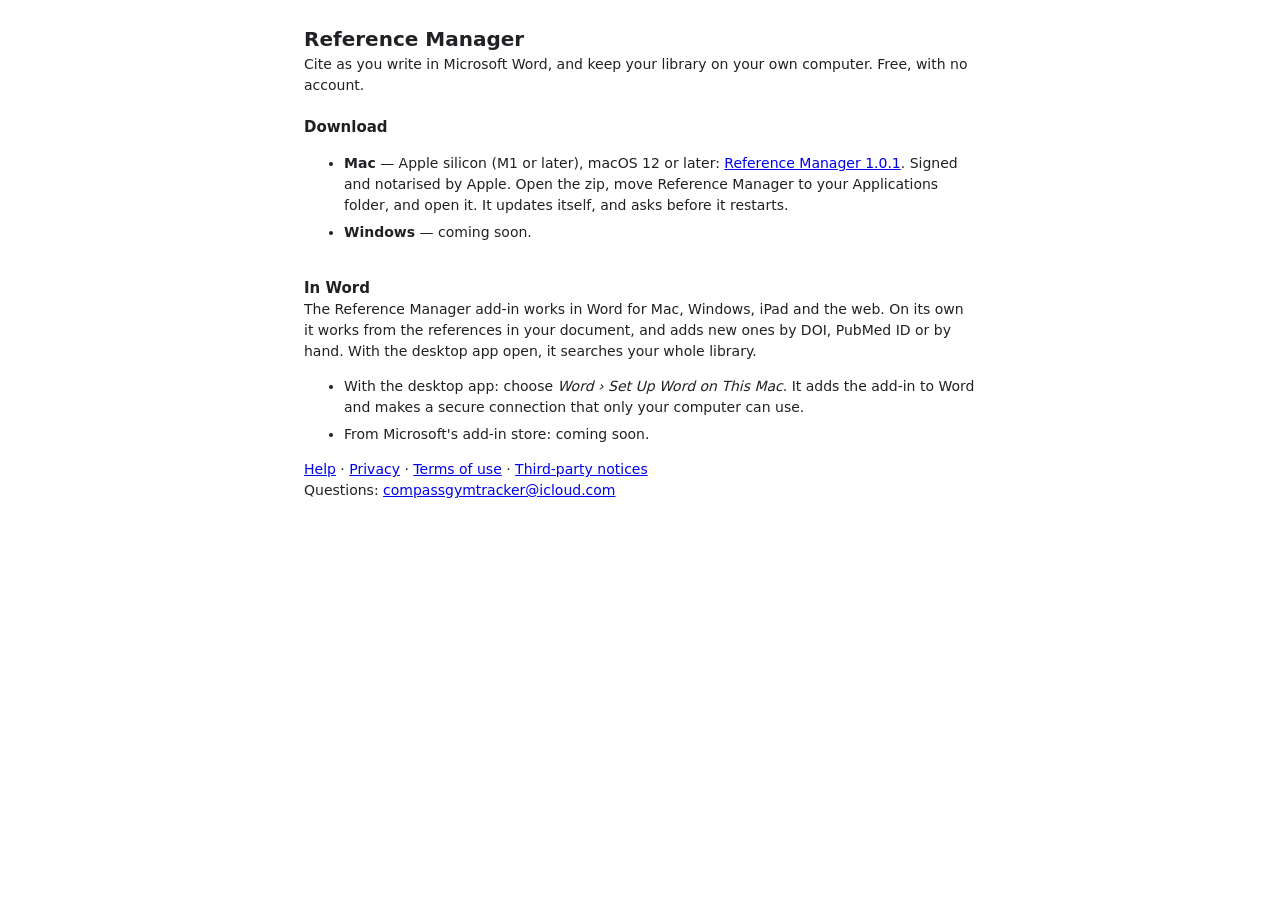
<file: index.html>
<!doctype html>
<html lang="en-GB">
  <head>
    <meta charset="utf-8" />
    <meta name="viewport" content="width=device-width, initial-scale=1" />
    <meta name="color-scheme" content="light dark" />
    <title>Reference Manager</title>
    <link rel="icon" href="data:," />
    <link rel="stylesheet" href="./word/taskpane.css" />
  </head>
  <!--
    The download page at the root of https://oscardowd.github.io/reference-manager-releases/ (E06-09.2).
    Published by copying this file to the releases repository's root; the add-in's pages sit beside it
    under word/. tests/public-pages.test.ts holds the download link to apps/desktop's version.
  -->
  <body>
    <main class="app document-page">
      <h1>Reference Manager</h1>
      <p>Cite as you write in Microsoft Word, and keep your library on your own computer. Free, with no account.</p>

      <h2>Download</h2>
      <ul>
        <li><strong>Mac</strong> — Apple silicon (M1 or later), macOS 12 or later: <a href="https://github.com/oscardowd/reference-manager-releases/releases/download/v1.0.1/Reference.Manager-1.0.1-arm64.zip">Reference Manager 1.0.1</a>. Signed and notarised by Apple. Open the zip, move Reference Manager to your Applications folder, and open it. It updates itself, and asks before it restarts.</li>
        <li><strong>Windows</strong> — coming soon.</li>
      </ul>

      <h2>In Word</h2>
      <p>The Reference Manager add-in works in Word for Mac, Windows, iPad and the web. On its own it works from the references in your document, and adds new ones by DOI, PubMed ID or by hand. With the desktop app open, it searches your whole library.</p>
      <ul>
        <li>With the desktop app: choose <em>Word › Set Up Word on This Mac</em>. It adds the add-in to Word and makes a secure connection that only your computer can use.</li>
        <li>From Microsoft's add-in store: coming soon.</li>
      </ul>

      <p><a href="./word/support.html">Help</a> · <a href="./word/privacy.html">Privacy</a> · <a href="./word/terms.html">Terms of use</a> · <a href="./word/third-party-notices.txt">Third-party notices</a></p>
      <p>Questions: <a href="mailto:compassgymtracker@icloud.com">compassgymtracker@icloud.com</a></p>
    </main>
  </body>
</html>
</file>
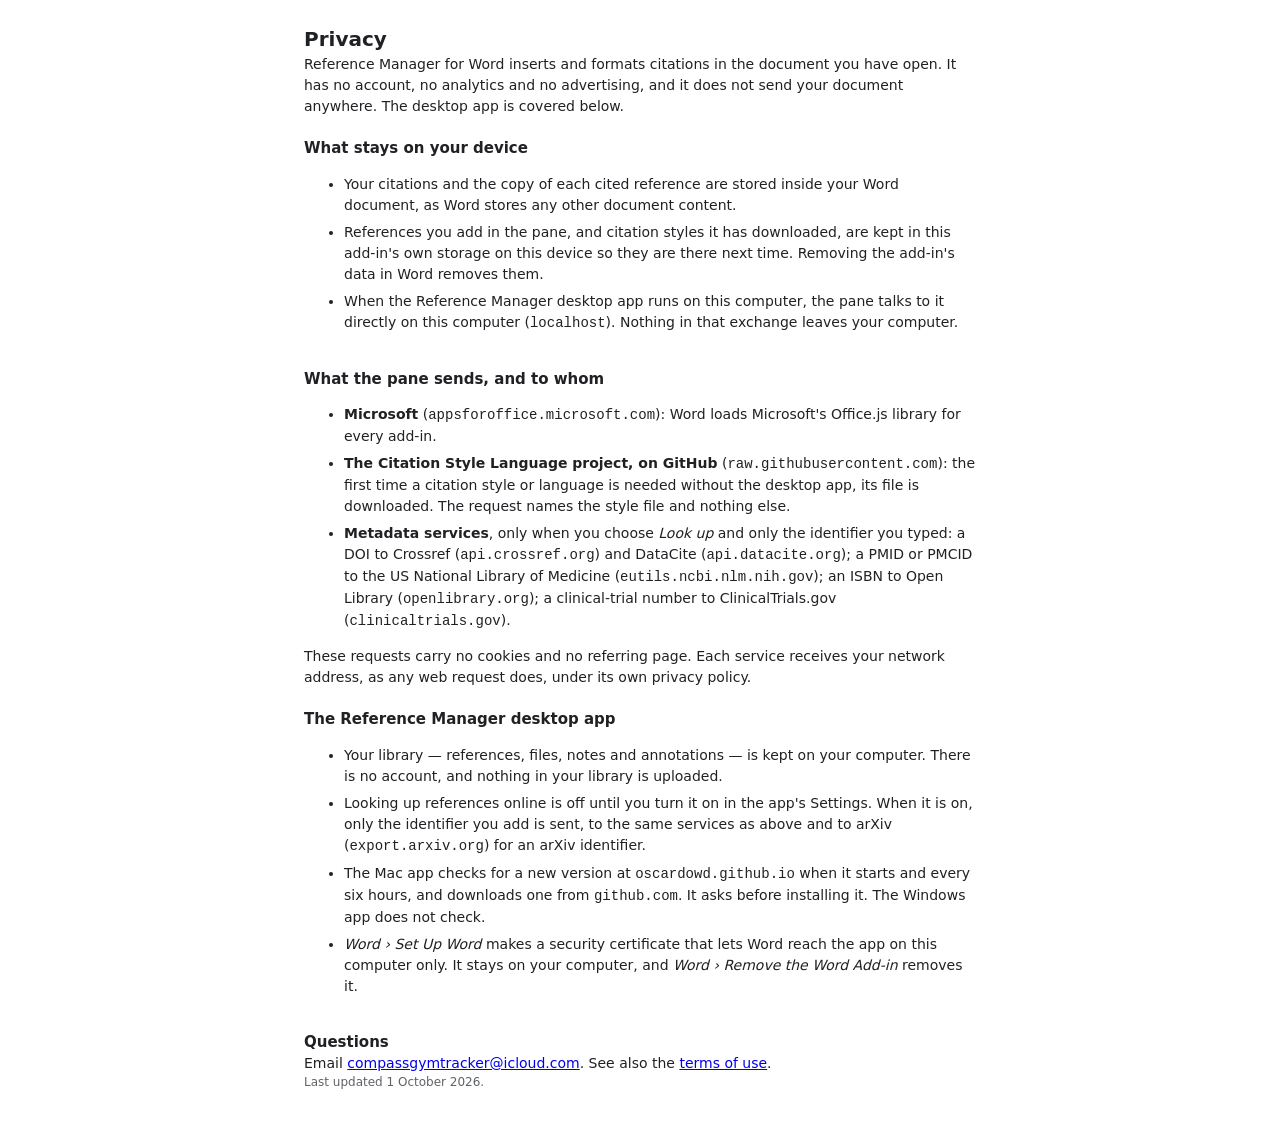
<file: word/privacy.html>
<!doctype html>
<html lang="en-GB">
  <head>
    <meta charset="utf-8" />
    <meta name="viewport" content="width=device-width, initial-scale=1" />
    <meta name="color-scheme" content="light dark" />
    <title>Reference Manager — Privacy</title>
    <link rel="icon" href="data:," />
    <link rel="stylesheet" href="./taskpane.css" />
  </head>
  <!--
    What the add-in sends and keeps (ADR-0242 §7; store policy 1100.5). Every statement here is
    held to the code by apps/word-taskpane/src/pages.test.ts: a host the pane contacts and this page
    does not name fails the suite. Wording is a factual draft awaiting the legal review R-015 names.
  -->
  <body>
    <main class="app document-page">
      <h1>Privacy</h1>
      <p>Reference Manager for Word inserts and formats citations in the document you have open. It has no account, no analytics and no advertising, and it does not send your document anywhere. The desktop app is covered below.</p>

      <h2>What stays on your device</h2>
      <ul>
        <li>Your citations and the copy of each cited reference are stored inside your Word document, as Word stores any other document content.</li>
        <li>References you add in the pane, and citation styles it has downloaded, are kept in this add-in's own storage on this device so they are there next time. Removing the add-in's data in Word removes them.</li>
        <li>When the Reference Manager desktop app runs on this computer, the pane talks to it directly on this computer (<code>localhost</code>). Nothing in that exchange leaves your computer.</li>
      </ul>

      <h2>What the pane sends, and to whom</h2>
      <ul>
        <li><strong>Microsoft</strong> (<code>appsforoffice.microsoft.com</code>): Word loads Microsoft's Office.js library for every add-in.</li>
        <li><strong>The Citation Style Language project, on GitHub</strong> (<code>raw.githubusercontent.com</code>): the first time a citation style or language is needed without the desktop app, its file is downloaded. The request names the style file and nothing else.</li>
        <li><strong>Metadata services</strong>, only when you choose <em>Look up</em> and only the identifier you typed: a DOI to Crossref (<code>api.crossref.org</code>) and DataCite (<code>api.datacite.org</code>); a PMID or PMCID to the US National Library of Medicine (<code>eutils.ncbi.nlm.nih.gov</code>); an ISBN to Open Library (<code>openlibrary.org</code>); a clinical-trial number to ClinicalTrials.gov (<code>clinicaltrials.gov</code>).</li>
      </ul>
      <p>These requests carry no cookies and no referring page. Each service receives your network address, as any web request does, under its own privacy policy.</p>

      <h2>The Reference Manager desktop app</h2>
      <ul>
        <li>Your library — references, files, notes and annotations — is kept on your computer. There is no account, and nothing in your library is uploaded.</li>
        <li>Looking up references online is off until you turn it on in the app's Settings. When it is on, only the identifier you add is sent, to the same services as above and to arXiv (<code>export.arxiv.org</code>) for an arXiv identifier.</li>
        <li>The Mac app checks for a new version at <code>oscardowd.github.io</code> when it starts and every six hours, and downloads one from <code>github.com</code>. It asks before installing it. The Windows app does not check.</li>
        <li><em>Word › Set Up Word</em> makes a security certificate that lets Word reach the app on this computer only. It stays on your computer, and <em>Word › Remove the Word Add-in</em> removes it.</li>
      </ul>

      <h2>Questions</h2>
      <p>Email <a href="mailto:compassgymtracker@icloud.com">compassgymtracker@icloud.com</a>. See also the <a href="./terms.html">terms of use</a>.</p>
      <p class="field-hint">Last updated 1 October 2026.</p>
    </main>
  </body>
</html>
</file>
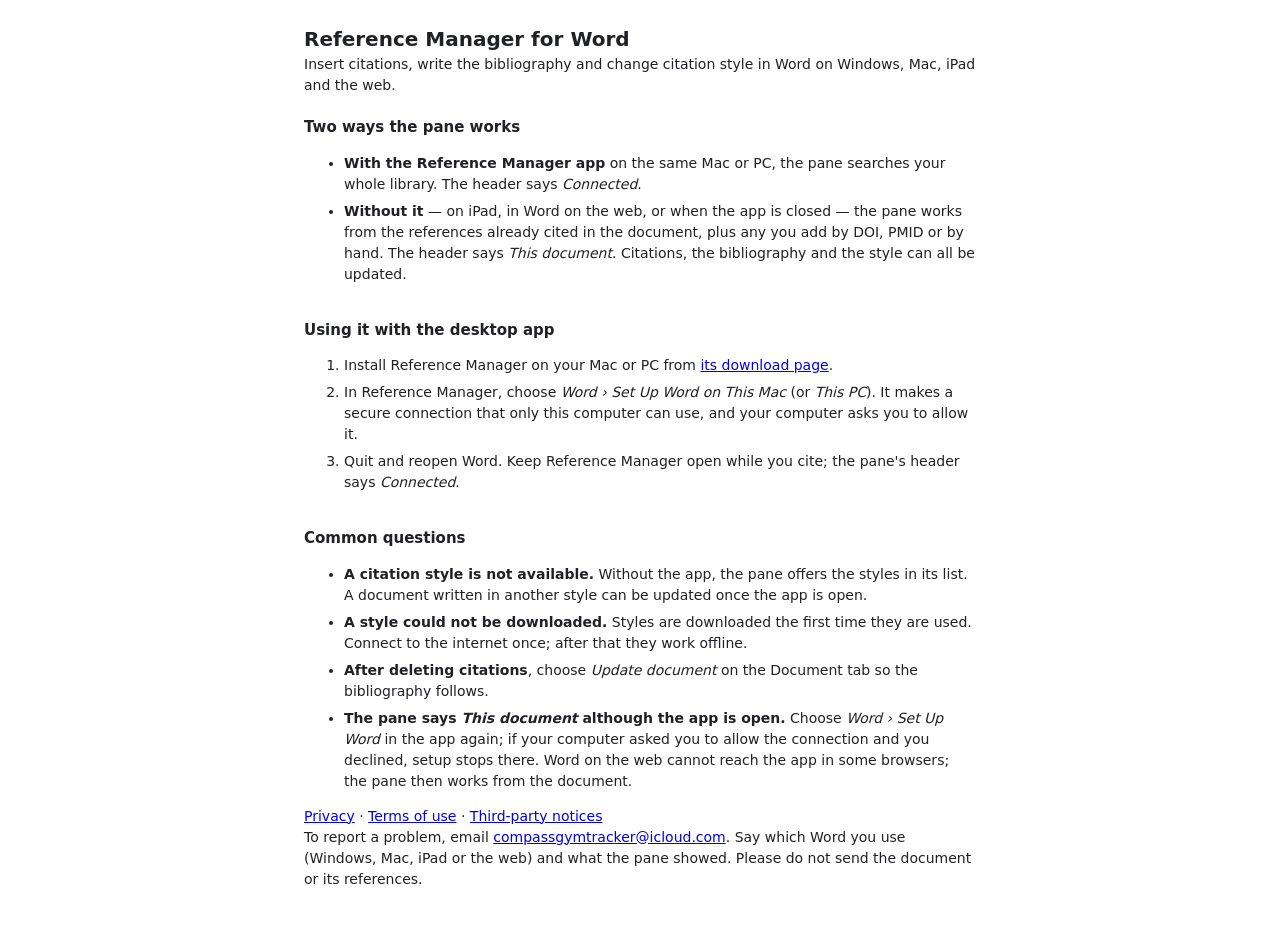
<file: word/support.html>
<!doctype html>
<html lang="en-GB">
  <head>
    <meta charset="utf-8" />
    <meta name="viewport" content="width=device-width, initial-scale=1" />
    <meta name="color-scheme" content="light dark" />
    <title>Reference Manager for Word — Help</title>
    <link rel="icon" href="data:," />
    <link rel="stylesheet" href="./taskpane.css" />
  </head>
  <!-- The manifest's SupportUrl (ADR-0242 §7). Product copy only. -->
  <body>
    <main class="app document-page">
      <h1>Reference Manager for Word</h1>
      <p>Insert citations, write the bibliography and change citation style in Word on Windows, Mac, iPad and the web.</p>

      <h2>Two ways the pane works</h2>
      <ul>
        <li><strong>With the Reference Manager app</strong> on the same Mac or PC, the pane searches your whole library. The header says <em>Connected</em>.</li>
        <li><strong>Without it</strong> — on iPad, in Word on the web, or when the app is closed — the pane works from the references already cited in the document, plus any you add by DOI, PMID or by hand. The header says <em>This document</em>. Citations, the bibliography and the style can all be updated.</li>
      </ul>

      <h2>Using it with the desktop app</h2>
      <ol>
        <li>Install Reference Manager on your Mac or PC from <a href="https://oscardowd.github.io/reference-manager-releases/">its download page</a>.</li>
        <li>In Reference Manager, choose <em>Word › Set Up Word on This Mac</em> (or <em>This PC</em>). It makes a secure connection that only this computer can use, and your computer asks you to allow it.</li>
        <li>Quit and reopen Word. Keep Reference Manager open while you cite; the pane's header says <em>Connected</em>.</li>
      </ol>

      <h2>Common questions</h2>
      <ul>
        <li><strong>A citation style is not available.</strong> Without the app, the pane offers the styles in its list. A document written in another style can be updated once the app is open.</li>
        <li><strong>A style could not be downloaded.</strong> Styles are downloaded the first time they are used. Connect to the internet once; after that they work offline.</li>
        <li><strong>After deleting citations</strong>, choose <em>Update document</em> on the Document tab so the bibliography follows.</li>
        <li><strong>The pane says <em>This document</em> although the app is open.</strong> Choose <em>Word › Set Up Word</em> in the app again; if your computer asked you to allow the connection and you declined, setup stops there. Word on the web cannot reach the app in some browsers; the pane then works from the document.</li>
      </ul>

      <p><a href="./privacy.html">Privacy</a> · <a href="./terms.html">Terms of use</a> · <a href="./third-party-notices.txt">Third-party notices</a></p>
      <p>To report a problem, email <a href="mailto:compassgymtracker@icloud.com">compassgymtracker@icloud.com</a>. Say which Word you use (Windows, Mac, iPad or the web) and what the pane showed. Please do not send the document or its references.</p>
    </main>
  </body>
</html>
</file>
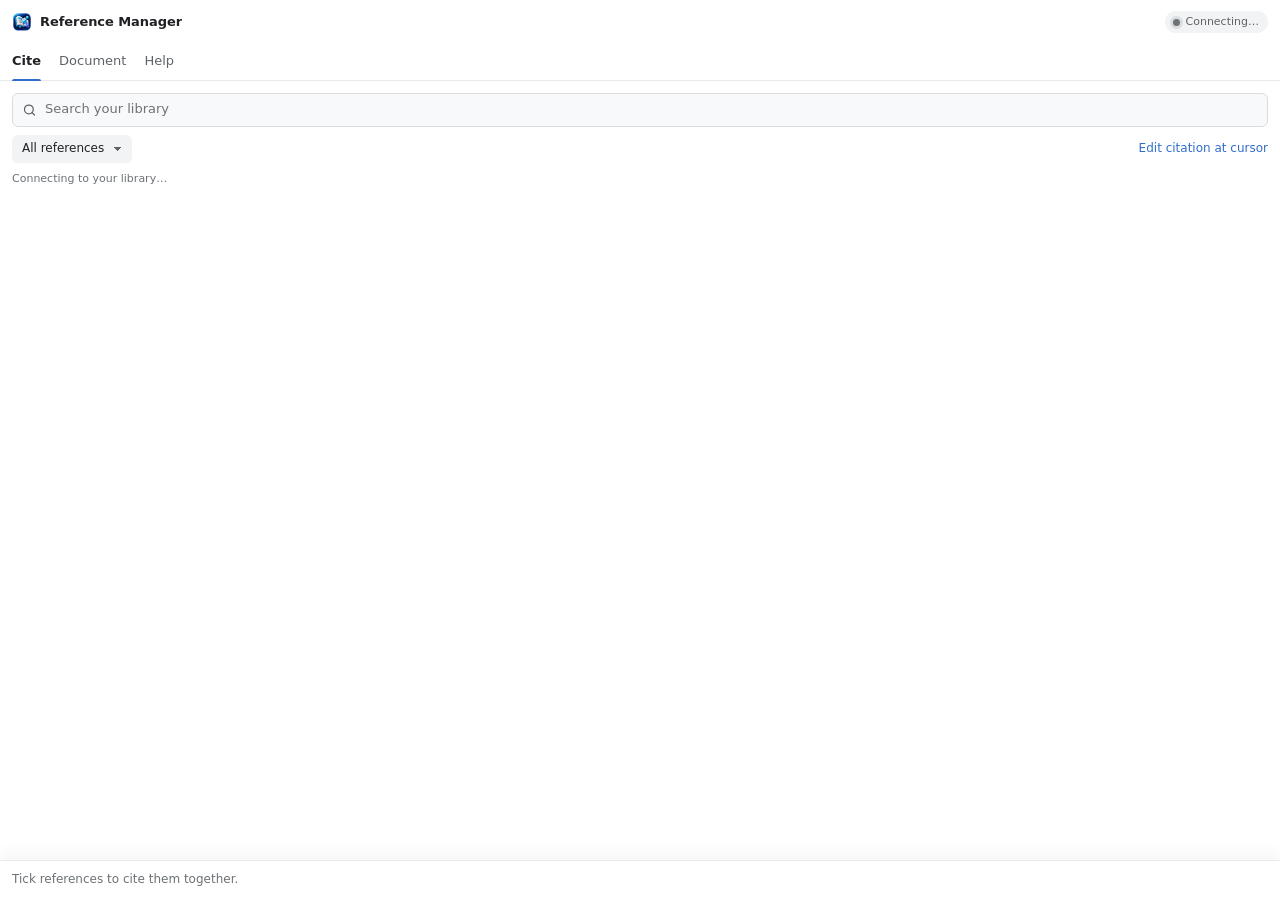
<file: word/taskpane.html>
<!doctype html>
<html lang="en-GB">
  <head>
    <meta charset="utf-8" />
    <meta name="viewport" content="width=device-width, initial-scale=1" />
    <meta name="color-scheme" content="light dark" />
    <title>Reference Manager for Word</title>
    <link rel="icon" href="data:," />
    <link rel="stylesheet" href="./taskpane.css" />
    <script src="https://appsforoffice.microsoft.com/lib/1/hosted/office.js"></script>
    <!--
      The citation runtime's module specifiers (ADR-0242 decision 3). Data, not script: it tells the
      browser where `@refmgr/*` and the unmodified third-party modules are served. It must equal what
      `npm run addin:build` emits — the build refuses to finish otherwise — so edit it only alongside
      apps/word-taskpane/tsconfig.runtime.json or a dependency change.
    -->
    <script type="importmap">
      {
        "imports": {
          "@nodable/entities": "./vendor/@nodable/entities/src/index.js",
          "@refmgr/bridge": "./runtime/packages/bridge/src/word-runtime.js",
          "@refmgr/citation": "./runtime/packages/citation/src/word-runtime.js",
          "@refmgr/core": "./runtime/packages/core/src/word-runtime.js",
          "@refmgr/doc-schema": "./runtime/packages/doc-schema/src/index.js",
          "@refmgr/identifiers": "./runtime/packages/identifiers/src/word-runtime.js",
          "anynum": "./vendor/anynum/anynum.js",
          "citeproc": "./runtime-citeproc.js",
          "fast-xml-builder": "./vendor/fast-xml-builder/src/fxb.js",
          "fast-xml-parser": "./vendor/fast-xml-parser/src/fxp.js",
          "is-unsafe": "./vendor/is-unsafe/src/index.js",
          "path-expression-matcher": "./vendor/path-expression-matcher/src/index.js",
          "strnum": "./vendor/strnum/strnum.js",
          "xml-naming": "./vendor/xml-naming/src/index.js"
        }
      }
    </script>
    <script type="module" src="./taskpane.js"></script>
  </head>
  <!--
    The task pane (SPEC §9.1–9.4; E10-19.2). Three tabs, each a workflow that reaches the desktop
    library through the live Word session:

    - Cite: search, tick, preview, insert — and edit the citation at the cursor.
    - Document: the document's citation style, its bibliography, and updating both.
    - Help: the connection, the shortcut, and the support report.

    The five tools whose bridges the live session does not carry yet (PDF excerpt, document check,
    link repair, submission copy, collaborator review) stay in the document, hidden, because their
    surfaces mount against these elements — but none is offered: a control that leads nowhere is
    worse than one route honestly offered, and the installed ribbon omits them for the same reason.
  -->
  <body>
    <main class="app">
      <header class="app-header">
        <div class="brand">
          <img class="brand-mark" src="./assets/icon-80.png" alt="" width="20" height="20" />
          <span class="brand-name">Reference Manager</span>
        </div>
        <div id="connection-status" class="connection-banner connection-banner-pending" role="status">
          <span class="status-dot" aria-hidden="true"></span><span>Connecting…</span>
        </div>
      </header>

      <div class="tabs" role="tablist" aria-label="Reference Manager">
        <button type="button" class="tab" role="tab" id="tab-cite" aria-controls="panel-cite" aria-selected="true">Cite</button>
        <button type="button" class="tab" role="tab" id="tab-document" aria-controls="panel-document" aria-selected="false" tabindex="-1">Document</button>
        <button type="button" class="tab" role="tab" id="tab-help" aria-controls="panel-help" aria-selected="false" tabindex="-1">Help</button>
      </div>
      <p id="status" class="sr-only" role="status">Waiting for Word…</p>

      <section id="panel-cite" class="panel panel-cite" role="tabpanel" aria-labelledby="tab-cite">
        <section id="insert-citation" class="citation-workspace" aria-labelledby="insert-heading">
          <h2 id="insert-heading" class="sr-only">Insert citation</h2>
          <form id="citation-search-form" class="search-block" role="search">
            <label class="sr-only" for="citation-search-query">Search your library</label>
            <div class="search-row">
              <input id="citation-search-query" name="q" type="search" autocomplete="off" spellcheck="false" placeholder="Search your library" />
              <button class="search-submit" type="submit"><span class="sr-only">Search</span></button>
            </div>
            <div class="search-options">
              <label class="scope-label" for="citation-scope">
                <span class="sr-only">Collection</span>
                <select id="citation-scope" name="collection"><option value="">All references</option></select>
              </label>
              <button id="citation-edit-open" class="link-button" type="button" title="Click a citation in your document first">Edit citation at cursor</button>
            </div>
          </form>
          <details id="add-reference" class="add-reference" hidden>
            <summary>Add a reference</summary>
            <form id="add-reference-lookup" class="add-reference-form">
              <label for="add-reference-identifier">DOI or PMID</label>
              <div class="lookup-row">
                <input id="add-reference-identifier" name="identifier" type="text" autocomplete="off" spellcheck="false" placeholder="e.g. 10.1038/nature12373 or PMID 31452104" />
                <button class="button button-secondary" type="submit">Look up</button>
              </div>
              <p id="add-reference-disclosure" class="field-hint"></p>
            </form>
            <details id="add-reference-manual" class="add-reference-manual">
              <summary>Enter the details yourself</summary>
              <form id="add-reference-manual-form" class="field-grid">
                <label class="draft-field draft-field-wide" for="add-reference-type">
                  <span>Type</span>
                  <select id="add-reference-type">
                    <option value="article-journal">Journal article</option>
                    <option value="book">Book</option>
                    <option value="chapter">Book chapter</option>
                    <option value="report">Report</option>
                    <option value="thesis">Thesis</option>
                    <option value="webpage">Web page</option>
                  </select>
                </label>
                <label class="draft-field draft-field-wide" for="add-reference-title">
                  <span>Title</span>
                  <input id="add-reference-title" type="text" autocomplete="off" />
                </label>
                <label class="draft-field draft-field-wide" for="add-reference-authors">
                  <span>Authors, one per line as Family, Given</span>
                  <textarea id="add-reference-authors" rows="3" autocomplete="off"></textarea>
                </label>
                <label class="draft-field" for="add-reference-year">
                  <span>Year</span>
                  <input id="add-reference-year" type="text" autocomplete="off" />
                </label>
                <label class="draft-field" for="add-reference-container">
                  <span>Journal or book</span>
                  <input id="add-reference-container" type="text" autocomplete="off" />
                </label>
                <label class="draft-field" for="add-reference-volume">
                  <span>Volume</span>
                  <input id="add-reference-volume" type="text" autocomplete="off" />
                </label>
                <label class="draft-field" for="add-reference-pages">
                  <span>Pages</span>
                  <input id="add-reference-pages" type="text" autocomplete="off" />
                </label>
                <label class="draft-field" for="add-reference-publisher">
                  <span>Publisher</span>
                  <input id="add-reference-publisher" type="text" autocomplete="off" />
                </label>
                <label class="draft-field" for="add-reference-doi">
                  <span>DOI</span>
                  <input id="add-reference-doi" type="text" autocomplete="off" spellcheck="false" />
                </label>
                <div class="button-row draft-field-wide">
                  <button class="button button-secondary" type="submit">Add reference</button>
                </div>
              </form>
            </details>
            <p id="add-reference-status" class="inline-status" role="status"></p>
          </details>
          <p id="citation-picker-status" class="list-status" role="status">Connecting to your library…</p>
          <ul id="citation-results" class="reference-list" aria-label="References"></ul>
        </section>

        <section id="citation-edit" class="sheet" aria-labelledby="citation-edit-heading" hidden>
          <div class="sheet-heading">
            <h3 id="citation-edit-heading">Edit citation</h3>
            <span id="citation-edit-target" class="sheet-subtitle"></span>
          </div>
          <div class="preview-block">
            <p class="preview-label">Preview</p>
            <p id="citation-edit-preview" class="preview-text"></p>
          </div>
          <ul id="citation-edit-notices" class="notice-list"></ul>
          <form id="citation-edit-form" class="field-grid">
            <label class="draft-field draft-field-wide" for="citation-edit-display">
              <span>Display as</span>
              <select id="citation-edit-display"></select>
            </label>
            <label class="draft-field" for="citation-edit-locator-label">
              <span>Locator</span>
              <select id="citation-edit-locator-label"></select>
            </label>
            <label class="draft-field" for="citation-edit-locator-value">
              <span>Value</span>
              <input id="citation-edit-locator-value" type="text" autocomplete="off" placeholder="e.g. 12–14" />
            </label>
            <label class="draft-field" for="citation-edit-prefix">
              <span>Prefix</span>
              <input id="citation-edit-prefix" type="text" autocomplete="off" placeholder="e.g. see" />
            </label>
            <label class="draft-field" for="citation-edit-suffix">
              <span>Suffix</span>
              <input id="citation-edit-suffix" type="text" autocomplete="off" placeholder="e.g. for a review" />
            </label>
            <div id="citation-edit-accept-row" class="confirm-row draft-field-wide" hidden>
              <label for="citation-edit-accept">
                <input id="citation-edit-accept" type="checkbox" />
                Replace the wording that was typed into this citation by hand.
              </label>
            </div>
          </form>
          <p id="citation-edit-status" class="inline-status" role="status"></p>
          <div class="button-row">
            <button id="citation-edit-cancel" class="button button-secondary" type="button">Cancel</button>
            <button id="citation-edit-save" class="button button-primary" type="button" disabled>Save changes</button>
          </div>
        </section>

        <section id="citation-tray" class="tray" aria-labelledby="citation-draft-heading">
          <p class="tray-hint">Tick references to cite them together.</p>
          <div class="tray-heading">
            <h3 id="citation-draft-heading">Selected</h3>
            <span id="citation-draft-count" class="count-pill">0 in this citation</span>
            <button id="citation-clear" class="link-button tray-clear" type="button" disabled>Clear</button>
          </div>
          <ol id="citation-draft-entries" class="draft-list"></ol>
          <ul id="citation-draft-notices" class="notice-list"></ul>
          <div class="preview-block">
            <p class="preview-label">Preview</p>
            <p id="citation-preview" class="preview-text">Select a reference to preview the citation.</p>
            <ul id="citation-preview-warnings" class="notice-list"></ul>
          </div>
          <button id="citation-insert" class="button button-primary button-wide" type="button" disabled>Insert citation</button>
        </section>
      </section>

      <section id="panel-document" class="panel panel-document" role="tabpanel" aria-labelledby="tab-document" hidden>
        <section id="document-update" class="action-grid" aria-labelledby="document-heading">
          <h2 id="document-heading" class="sr-only">Document</h2>
          <p id="document-summary" class="document-summary">Open a document to see its citations.</p>

          <article class="action-card" aria-labelledby="style-card-heading">
            <div class="action-copy">
              <strong id="style-card-heading">Citation style</strong>
              <small>Applies to every citation and the bibliography in this document.</small>
            </div>
            <label class="sr-only" for="citation-style">Citation style</label>
            <select id="citation-style" aria-label="Citation style"></select>
            <p id="style-card-note" class="field-hint" hidden></p>
            <button id="document-style-apply" class="button button-secondary button-wide" type="button" disabled>Apply style</button>
          </article>

          <article class="action-card" aria-labelledby="bibliography-card-heading">
            <div class="action-copy">
              <strong id="bibliography-card-heading">Bibliography</strong>
              <small id="bibliography-card-note">Inserted at the cursor. Put the cursor where the list should go, usually the end of the document.</small>
            </div>
            <button id="document-bibliography" class="button button-secondary button-wide" type="button" disabled>Insert bibliography</button>
          </article>

          <article class="action-card" aria-labelledby="update-card-heading">
            <div class="action-copy">
              <strong id="update-card-heading">Update citations</strong>
              <small>Re-formats every citation and the bibliography, and renumbers numeric styles.</small>
            </div>
            <button id="document-refresh" class="button button-secondary button-wide" type="button" disabled>Update document</button>
          </article>

          <div id="document-confirm" class="confirm-card" role="alertdialog" aria-labelledby="document-confirm-message" hidden>
            <p id="document-confirm-message"></p>
            <div class="button-row">
              <button id="document-confirm-cancel" class="button button-secondary" type="button">Cancel</button>
              <button id="document-confirm-accept" class="button button-primary" type="button">Continue</button>
            </div>
          </div>
          <p id="document-status" class="inline-status" role="status"></p>
        </section>
      </section>

      <section id="panel-help" class="panel panel-help" role="tabpanel" aria-labelledby="tab-help" hidden>
        <article id="connection-panel" class="action-card" aria-labelledby="bridge-heading">
          <div class="action-copy">
            <strong id="bridge-heading">Desktop app</strong>
            <small id="bridge-description">This pane reads your library from Reference Manager on this computer. Keep it open while you write.</small>
          </div>
          <form id="bridge-form" class="button-row">
            <button class="button button-secondary" type="submit">Reconnect</button>
          </form>
          <p id="bridge-result" class="inline-status" role="status"></p>
        </article>

        <article class="action-card" aria-labelledby="tips-heading">
          <div class="action-copy">
            <strong id="tips-heading">Working with citations</strong>
            <small>Tick references to group them in one citation. Open a selected reference for page numbers, a prefix or a suffix.</small>
          </div>
          <ul class="tip-list">
            <li id="citation-shortcut" tabindex="-1">Open the search with <kbd>⌘⌥R</kbd> on Mac or <kbd>Ctrl Alt R</kbd> on Windows.</li>
            <li>To change a citation, click it in the document, then choose <strong>Edit citation at cursor</strong>.</li>
            <li>After deleting or moving citations, choose <strong>Update document</strong> on the Document tab.</li>
          </ul>
        </article>

        <details id="environment-panel" class="support">
          <summary>Support information</summary>
          <section class="support-content" aria-labelledby="host-heading">
            <h2 id="host-heading" class="support-heading">Environment</h2>
            <dl id="host" class="host-details"></dl>
            <h3 class="support-heading">Word capabilities</h3>
            <table id="sets">
              <thead>
                <tr><th scope="col">Set</th><th scope="col">Version</th><th scope="col">Supported</th></tr>
              </thead>
              <tbody></tbody>
            </table>
          </section>
          <section class="support-content" aria-labelledby="report-heading">
            <div class="report-heading-row">
              <h2 id="report-heading" class="support-heading">Support report</h2>
              <button id="copy" class="button button-secondary button-small" type="button">Copy</button>
            </div>
            <p class="field-hint">Copy this when reporting a Word problem. It holds no reference or document text.</p>
            <pre id="report" tabindex="0"></pre>
          </section>
          <section class="support-content" aria-labelledby="credits-heading">
            <h2 id="credits-heading" class="support-heading">Credits</h2>
            <p class="field-hint">Powered by citeproc-js — Copyright © 2009–2019 Frank Bennett. Citation styles and locales are by the Citation Style Language project and their authors (CC BY-SA 3.0).</p>
            <p class="field-hint"><a href="./third-party-notices.txt" target="_blank" rel="noopener">Third-party notices</a></p>
          </section>
        </details>
      </section>

      <!--
        Tools the live Word session cannot reach yet. Mounted, never shown; see the note at the top.
      -->
      <div id="unavailable-tools" hidden>
        <section id="annotation-picker" aria-labelledby="annotation-heading">
          <h2 id="annotation-heading">Insert PDF excerpt</h2>
          <form id="annotation-search-form" class="search-form">
            <label for="annotation-search-query">Search saved annotations</label>
            <div class="search-row">
              <input id="annotation-search-query" name="q" type="search" autocomplete="off" />
              <button class="button button-primary" type="submit">Search annotations</button>
            </div>
          </form>
          <p id="annotation-picker-status" class="inline-status" role="status"></p>
          <ul id="annotation-search-results" class="result-list"></ul>
          <div id="annotation-page-label-row" class="field-row" hidden>
            <label for="annotation-page-label">Printed page label</label>
            <input id="annotation-page-label" name="pageLabel" type="text" autocomplete="off" />
          </div>
          <ul id="annotation-omissions"></ul>
          <button id="annotation-insert" class="button button-primary" type="button" disabled>Insert excerpt and citation</button>
        </section>
        <section id="document-diagnostics" aria-labelledby="diagnostics-heading">
          <h2 id="diagnostics-heading">Check document</h2>
        </section>
        <section id="document-repair" aria-labelledby="repair-heading">
          <h2 id="repair-heading">Repair citation links</h2>
          <p id="document-repair-status" class="inline-status" role="status"></p>
        </section>
        <section id="document-unlink" aria-labelledby="unlink-heading">
          <h2 id="unlink-heading">Prepare submission</h2>
          <form id="document-unlink-form" class="stacked-form">
            <label for="unlink-mode">Workflow</label>
            <select id="unlink-mode" name="mode">
              <option value="unlink">Unlink selected parts</option>
              <option value="convert-to-plain-text">Convert everything to plain text</option>
            </select>
            <label><input id="unlink-citations" type="checkbox" checked /> Unlink citations</label>
            <label><input id="unlink-bibliography" type="checkbox" checked /> Unlink bibliography</label>
            <label><input id="unlink-retain-recovery" type="checkbox" /> Retain hidden recovery metadata</label>
            <button class="button button-secondary" type="submit">Review submission plan</button>
          </form>
          <p id="unlink-status" class="inline-status" role="status"></p>
          <ul id="unlink-refusals"></ul>
          <ul id="unlink-warnings"></ul>
          <button id="unlink-commit" class="button button-danger" type="button" disabled>Save linked copy and unlink</button>
          <ul id="unlink-checklist"></ul>
        </section>
        <section id="collaboration-review" aria-labelledby="collaboration-heading">
          <h2 id="collaboration-heading">Review collaborator references</h2>
          <p id="collaboration-status" class="inline-status" role="status"></p>
          <ul id="collaboration-imports"></ul>
          <ul id="collaboration-candidates"></ul>
          <div id="collaboration-comparisons"></div>
        </section>
      </div>
    </main>
  </body>
</html>
</file>
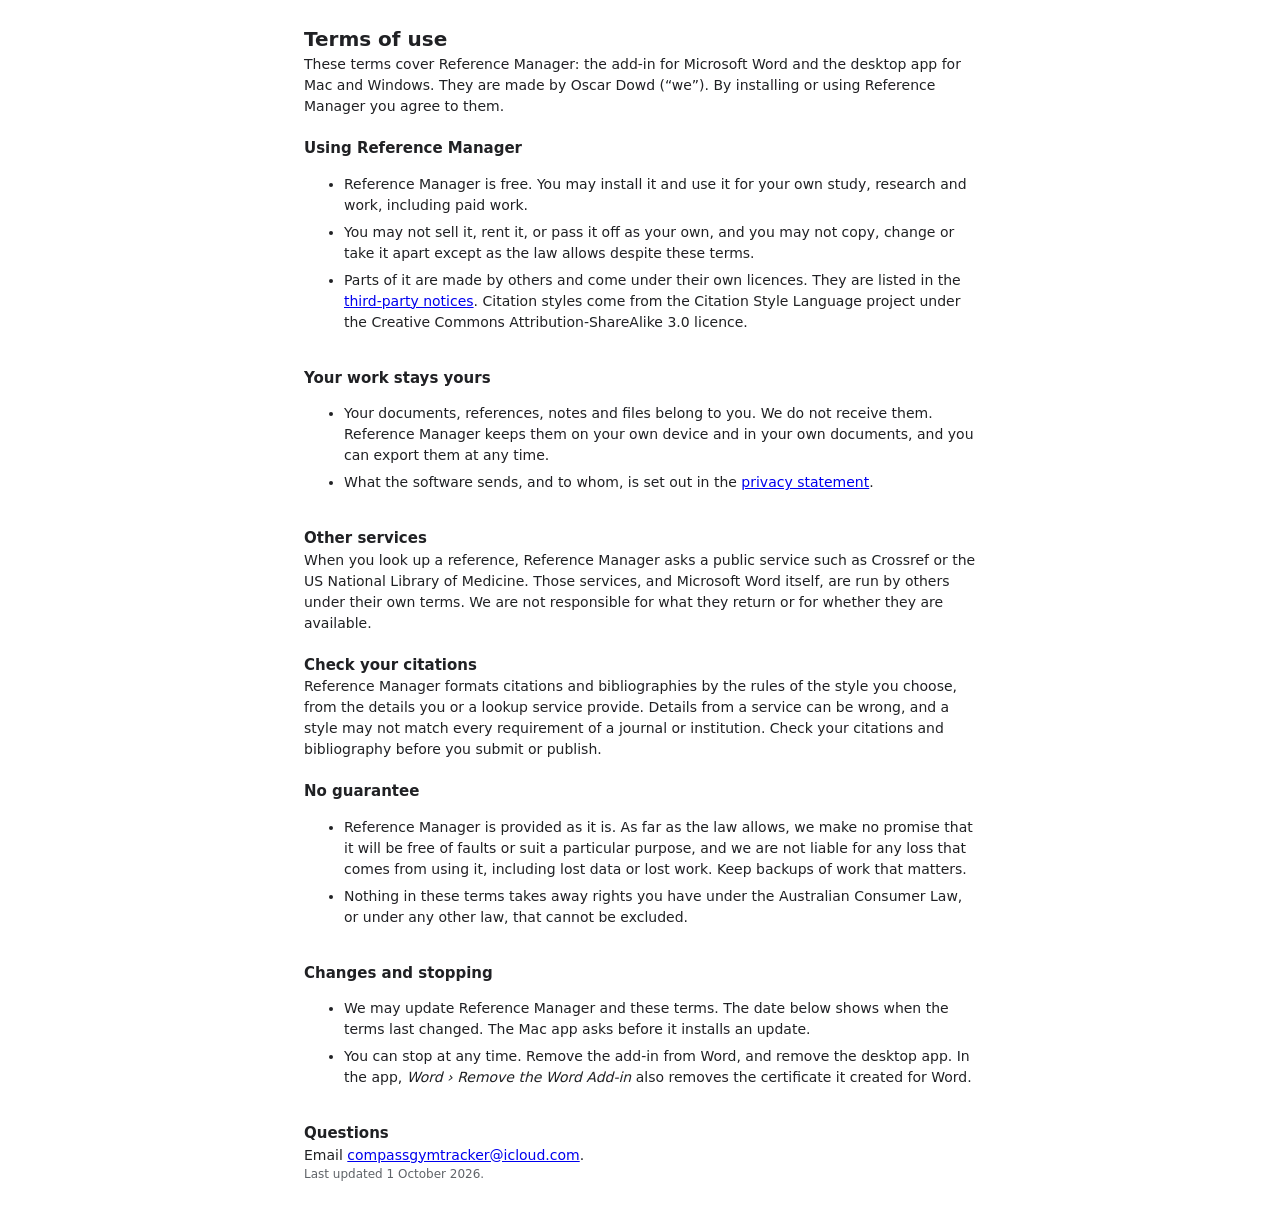
<file: word/terms.html>
<!doctype html>
<html lang="en-GB">
  <head>
    <meta charset="utf-8" />
    <meta name="viewport" content="width=device-width, initial-scale=1" />
    <meta name="color-scheme" content="light dark" />
    <title>Reference Manager — Terms of use</title>
    <link rel="icon" href="data:," />
    <link rel="stylesheet" href="./taskpane.css" />
  </head>
  <!--
    The listing's terms of use (E10-21.3; Partner Center's "Terms of use" field takes this URL). They
    cover the add-in and the desktop app, which are offered together. Wording is a plain-English draft
    awaiting the legal review R-015 names (docs/notes/word-store-legal-brief.md, question 7); the
    statements about what the software sends are held to the code by pages.test.ts, as the privacy
    page's are.
  -->
  <body>
    <main class="app document-page">
      <h1>Terms of use</h1>
      <p>These terms cover Reference Manager: the add-in for Microsoft Word and the desktop app for Mac and Windows. They are made by Oscar Dowd (“we”). By installing or using Reference Manager you agree to them.</p>

      <h2>Using Reference Manager</h2>
      <ul>
        <li>Reference Manager is free. You may install it and use it for your own study, research and work, including paid work.</li>
        <li>You may not sell it, rent it, or pass it off as your own, and you may not copy, change or take it apart except as the law allows despite these terms.</li>
        <li>Parts of it are made by others and come under their own licences. They are listed in the <a href="./third-party-notices.txt">third-party notices</a>. Citation styles come from the Citation Style Language project under the Creative Commons Attribution-ShareAlike 3.0 licence.</li>
      </ul>

      <h2>Your work stays yours</h2>
      <ul>
        <li>Your documents, references, notes and files belong to you. We do not receive them. Reference Manager keeps them on your own device and in your own documents, and you can export them at any time.</li>
        <li>What the software sends, and to whom, is set out in the <a href="./privacy.html">privacy statement</a>.</li>
      </ul>

      <h2>Other services</h2>
      <p>When you look up a reference, Reference Manager asks a public service such as Crossref or the US National Library of Medicine. Those services, and Microsoft Word itself, are run by others under their own terms. We are not responsible for what they return or for whether they are available.</p>

      <h2>Check your citations</h2>
      <p>Reference Manager formats citations and bibliographies by the rules of the style you choose, from the details you or a lookup service provide. Details from a service can be wrong, and a style may not match every requirement of a journal or institution. Check your citations and bibliography before you submit or publish.</p>

      <h2>No guarantee</h2>
      <ul>
        <li>Reference Manager is provided as it is. As far as the law allows, we make no promise that it will be free of faults or suit a particular purpose, and we are not liable for any loss that comes from using it, including lost data or lost work. Keep backups of work that matters.</li>
        <li>Nothing in these terms takes away rights you have under the Australian Consumer Law, or under any other law, that cannot be excluded.</li>
      </ul>

      <h2>Changes and stopping</h2>
      <ul>
        <li>We may update Reference Manager and these terms. The date below shows when the terms last changed. The Mac app asks before it installs an update.</li>
        <li>You can stop at any time. Remove the add-in from Word, and remove the desktop app. In the app, <em>Word › Remove the Word Add-in</em> also removes the certificate it created for Word.</li>
      </ul>

      <h2>Questions</h2>
      <p>Email <a href="mailto:compassgymtracker@icloud.com">compassgymtracker@icloud.com</a>.</p>
      <p class="field-hint">Last updated 1 October 2026.</p>
    </main>
  </body>
</html>
</file>
<file: word/taskpane.css>
/*
 * The Word task pane (SPEC §9.1–9.4; E10-19.2).
 *
 * The same palette, accent and density as the desktop library (design-qa.md), because the two are
 * one product seen from two windows: flat surfaces divided by hairlines, one saturated accent for
 * the primary action and the current tab, and text colours that carry hierarchy on their own.
 *
 * Word gives a task pane roughly 320–380px and no chrome of its own, so the layout is a column:
 * a header, three tabs, the tab's workflow, and — on the Cite tab — a tray pinned to the bottom
 * that holds the citation being built. The list scrolls; the tray and the Insert button do not.
 *
 * No inline style anywhere (the pane's CSP-equivalent rule, ADR-0086), and no library string in a
 * class or attribute (ADR-0084): everything below is keyed on product-authored classes and ids.
 */
:root {
  color-scheme: light;
  --surface: #ffffff;
  --surface-soft: #f8f9fa;
  --surface-sunken: #f1f3f4;
  --ink: #202124;
  --ink-soft: #5f6368;
  /* 4.86:1 on white (§19). */
  --ink-muted: #6d7276;
  --line: #e8eaed;
  --line-strong: #dadce0;
  --accent: #316dca;
  --accent-fill: #316dca;
  --accent-fill-hover: #275ba9;
  --accent-ink: #ffffff;
  --accent-soft: #e9f1fc;
  --accent-on-soft: #275ba9;
  --success: #188038;
  --danger: #c5221f;
  --warning-soft: #fef7e0;
  --warning-line: #f9d88c;
  --warning-ink: #6b4b00;
  --focus-ring: rgba(49, 109, 202, 0.4);
  --shadow-tray: 0 -1px 0 var(--line), 0 -6px 16px rgba(60, 64, 67, 0.06);
  --radius: 6px;
  --radius-small: 4px;
  /* How many lines a card's supporting label may wrap to before it is elided (c80c854). */
  --card-label-lines: 3;
  --icon-search: url("data:image/svg+xml,%3Csvg xmlns='http://www.w3.org/2000/svg' viewBox='0 0 24 24' fill='none' stroke='%235f6368' stroke-width='2' stroke-linecap='round'%3E%3Ccircle cx='11' cy='11' r='7'/%3E%3Cpath d='M20 20l-4.2-4.2'/%3E%3C/svg%3E");
  --mask-chevron-down: url("data:image/svg+xml,%3Csvg xmlns='http://www.w3.org/2000/svg' viewBox='0 0 24 24' fill='none' stroke='%23000' stroke-width='2.4' stroke-linecap='round' stroke-linejoin='round'%3E%3Cpath d='M6 9l6 6 6-6'/%3E%3C/svg%3E");
  --mask-check: url("data:image/svg+xml,%3Csvg xmlns='http://www.w3.org/2000/svg' viewBox='0 0 24 24' fill='none' stroke='%23000' stroke-width='3.2' stroke-linecap='round' stroke-linejoin='round'%3E%3Cpath d='M5 12.5l4.5 4.5L19 7.5'/%3E%3C/svg%3E");
  --mask-up: url("data:image/svg+xml,%3Csvg xmlns='http://www.w3.org/2000/svg' viewBox='0 0 24 24' fill='none' stroke='%23000' stroke-width='2.4' stroke-linecap='round' stroke-linejoin='round'%3E%3Cpath d='M6 15l6-6 6 6'/%3E%3C/svg%3E");
  --mask-close: url("data:image/svg+xml,%3Csvg xmlns='http://www.w3.org/2000/svg' viewBox='0 0 24 24' fill='none' stroke='%23000' stroke-width='2.4' stroke-linecap='round'%3E%3Cpath d='M7 7l10 10M17 7L7 17'/%3E%3C/svg%3E");
  --mask-info: url("data:image/svg+xml,%3Csvg xmlns='http://www.w3.org/2000/svg' viewBox='0 0 24 24' fill='none' stroke='%23000' stroke-width='2' stroke-linecap='round'%3E%3Ccircle cx='12' cy='12' r='9'/%3E%3Cpath d='M12 11v6M12 7.5v.5'/%3E%3C/svg%3E");
  font-family: -apple-system, BlinkMacSystemFont, "SF Pro Text", "Segoe UI", system-ui, sans-serif;
}

@media (prefers-color-scheme: dark) {
  :root {
    color-scheme: dark;
    --surface: #202124;
    --surface-soft: #282a2d;
    --surface-sunken: #2d2f33;
    --ink: #e8eaed;
    --ink-soft: #bdc1c6;
    --ink-muted: #9aa0a6;
    --line: #3c4043;
    --line-strong: #4d5156;
    --accent: #8ab4f8;
    --accent-fill: #3b6fc9;
    --accent-fill-hover: #2f5ea8;
    --accent-ink: #ffffff;
    --accent-soft: #1f2c42;
    --accent-on-soft: #a8c7fa;
    --success: #81c995;
    --danger: #f28b82;
    --warning-soft: #3a3120;
    --warning-line: #6b5a2a;
    --warning-ink: #f6d58a;
    --focus-ring: rgba(138, 180, 248, 0.5);
    --shadow-tray: 0 -1px 0 var(--line), 0 -6px 16px rgba(0, 0, 0, 0.35);
    --icon-search: url("data:image/svg+xml,%3Csvg xmlns='http://www.w3.org/2000/svg' viewBox='0 0 24 24' fill='none' stroke='%23bdc1c6' stroke-width='2' stroke-linecap='round'%3E%3Ccircle cx='11' cy='11' r='7'/%3E%3Cpath d='M20 20l-4.2-4.2'/%3E%3C/svg%3E");
  }
}

* {
  box-sizing: border-box;
}

html {
  scroll-behavior: smooth;
}

/* `hidden` hides (UI portability row #39).
 *
 * The user-agent sheet's `[hidden] { display: none }` carries no specificity, so any declared
 * `display` outranks it and an element toggled with `hidden` keeps its box, its tab stops and its
 * place in the accessibility tree. Measured in headed Chromium against this stylesheet as it was,
 * 75 of the 219 elements in the shipped document stayed visible when `hidden` was set. Stated once
 * here, as the web shell has always stated it, rather than patched per element.
 */
[hidden] {
  display: none !important;
}

body {
  min-width: 280px;
  margin: 0;
  background: var(--surface);
  color: var(--ink);
  font-size: 13px;
  line-height: 1.45;
  -webkit-font-smoothing: antialiased;
}

button,
input,
select,
textarea {
  font: inherit;
  color: inherit;
}

h1,
h2,
h3,
h4,
p {
  margin: 0;
}

button:focus-visible,
a:focus-visible,
input:focus-visible,
select:focus-visible,
summary:focus-visible,
[tabindex="-1"]:focus-visible {
  outline: 2px solid var(--focus-ring);
  outline-offset: 1px;
}

.sr-only {
  position: absolute;
  width: 1px;
  height: 1px;
  padding: 0;
  margin: -1px;
  overflow: hidden;
  clip-path: inset(50%);
  white-space: nowrap;
  border: 0;
}

/* ---------------------------------------------------------------------------------------------
 * The frame: header, tabs, panels
 * ------------------------------------------------------------------------------------------- */
.app {
  display: flex;
  flex-direction: column;
  min-height: 100vh;
}

.app-header {
  position: sticky;
  top: 0;
  z-index: 3;
  display: flex;
  align-items: center;
  justify-content: space-between;
  gap: 10px;
  min-height: 44px;
  padding: 8px 12px;
  background: var(--surface);
}

.brand {
  display: flex;
  align-items: center;
  gap: 8px;
  min-width: 0;
}

.brand-mark {
  flex: none;
  width: 20px;
  height: 20px;
  border-radius: 5px;
}

.brand-name {
  overflow: hidden;
  font-size: 13px;
  font-weight: 600;
  letter-spacing: -0.005em;
  text-overflow: ellipsis;
  white-space: nowrap;
}

.connection-banner {
  display: inline-flex;
  flex: none;
  align-items: center;
  gap: 6px;
  min-height: 22px;
  max-width: 55%;
  padding: 2px 9px 2px 8px;
  border-radius: 11px;
  background: var(--surface-sunken);
  color: var(--ink-soft);
  font-size: 11px;
  font-weight: 500;
}

.connection-banner span:last-child {
  overflow: hidden;
  text-overflow: ellipsis;
  white-space: nowrap;
}

/* A round indicator sized by its own box, with its halo drawn as a shadow that does not affect
 * layout (80fe1c7). Measured headed: the halo stays inside the pill on both axes. */
.status-dot {
  flex: none;
  box-sizing: border-box;
  width: 7px;
  height: 7px;
  border-radius: 50%;
  background: var(--ink-muted);
  box-shadow: 0 0 0 3px rgba(109, 114, 118, 0.16);
}

.connection-banner-ready {
  color: var(--success);
}

.connection-banner-ready .status-dot {
  background: var(--success);
  box-shadow: 0 0 0 3px rgba(24, 128, 56, 0.16);
}

.connection-banner-document {
  background: var(--accent-soft);
  color: var(--accent-on-soft);
}

.connection-banner-document .status-dot {
  background: var(--accent);
  box-shadow: 0 0 0 3px rgba(49, 109, 202, 0.16);
}

.connection-banner-error {
  background: var(--warning-soft);
  color: var(--warning-ink);
}

.connection-banner-error .status-dot {
  background: var(--danger);
  box-shadow: 0 0 0 3px rgba(197, 34, 31, 0.16);
}

.tabs {
  position: sticky;
  top: 44px;
  z-index: 3;
  display: flex;
  gap: 18px;
  padding: 0 12px;
  border-bottom: 1px solid var(--line);
  background: var(--surface);
}

.tab {
  position: relative;
  padding: 8px 0 9px;
  border: 0;
  background: none;
  color: var(--ink-soft);
  font-size: 13px;
  font-weight: 500;
  cursor: default;
}

.tab:hover {
  color: var(--ink);
}

.tab[aria-selected="true"] {
  color: var(--ink);
  font-weight: 600;
}

.tab[aria-selected="true"]::after {
  content: "";
  position: absolute;
  right: 0;
  bottom: -1px;
  left: 0;
  height: 2px;
  border-radius: 2px 2px 0 0;
  background: var(--accent-fill);
}

.panel {
  display: flex;
  flex: 1;
  flex-direction: column;
  min-height: 0;
}

.panel-document,
.panel-help {
  gap: 10px;
  padding: 12px 12px 24px;
}

/* ---------------------------------------------------------------------------------------------
 * Controls
 * ------------------------------------------------------------------------------------------- */
input[type="text"],
input[type="search"],
select {
  min-height: 32px;
  padding: 5px 9px;
  border: 1px solid var(--line-strong);
  border-radius: var(--radius);
  background: var(--surface);
  color: var(--ink);
}

select {
  padding-right: 26px;
  -webkit-appearance: none;
  appearance: none;
  background-image: linear-gradient(45deg, transparent 50%, var(--ink-soft) 50%),
    linear-gradient(135deg, var(--ink-soft) 50%, transparent 50%);
  background-position: calc(100% - 13px) 50%, calc(100% - 9px) 50%;
  background-repeat: no-repeat;
  background-size: 4px 4px, 4px 4px;
}

input[type="text"]:focus-visible,
input[type="search"]:focus-visible,
select:focus-visible {
  border-color: var(--accent);
  outline: 1px solid var(--accent);
  outline-offset: -2px;
}

input::placeholder {
  color: var(--ink-muted);
}

.button {
  display: inline-flex;
  align-items: center;
  justify-content: center;
  gap: 6px;
  min-height: 32px;
  padding: 6px 14px;
  border: 1px solid var(--line-strong);
  border-radius: var(--radius);
  background: var(--surface);
  color: var(--ink);
  font-size: 13px;
  font-weight: 500;
  line-height: 1.2;
  cursor: default;
}

.button:hover:not(:disabled) {
  background: var(--surface-soft);
}

.button:disabled {
  opacity: 0.5;
}

.button-primary {
  border-color: var(--accent-fill);
  background: var(--accent-fill);
  color: var(--accent-ink);
  font-weight: 600;
}

.button-primary:hover:not(:disabled) {
  border-color: var(--accent-fill-hover);
  background: var(--accent-fill-hover);
}

.button-secondary {
  background: var(--surface);
}

.button-danger {
  border-color: var(--danger);
  color: var(--danger);
}

.button-wide {
  width: 100%;
}

.button-small {
  min-height: 26px;
  padding: 3px 10px;
  font-size: 12px;
}

.link-button {
  padding: 2px 0;
  border: 0;
  background: none;
  color: var(--accent);
  font-size: 12px;
  font-weight: 500;
  cursor: default;
}

.link-button:hover:not(:disabled) {
  text-decoration: underline;
}

.link-button:disabled {
  color: var(--ink-muted);
  opacity: 0.6;
}

.button-row {
  display: flex;
  justify-content: flex-end;
  gap: 8px;
}

.inline-status,
.field-hint {
  color: var(--ink-soft);
  font-size: 12px;
  line-height: 1.4;
}

.inline-status:empty {
  display: none;
}

kbd {
  display: inline-block;
  min-width: 18px;
  padding: 0 5px;
  border: 1px solid var(--line-strong);
  border-bottom-width: 2px;
  border-radius: 4px;
  background: var(--surface-soft);
  color: var(--ink);
  font: 600 11px/17px -apple-system, BlinkMacSystemFont, sans-serif;
  text-align: center;
}

/* ---------------------------------------------------------------------------------------------
 * Cite: search, results, the selection tray
 * ------------------------------------------------------------------------------------------- */
.citation-workspace {
  display: flex;
  flex: 1;
  flex-direction: column;
  min-height: 0;
}

.search-block {
  display: grid;
  gap: 8px;
  padding: 12px 12px 8px;
}

.search-row {
  position: relative;
  display: flex;
}

.search-row input {
  width: 100%;
  min-width: 0;
  min-height: 34px;
  padding-left: 32px;
  background: var(--surface-soft);
}

.search-row::before {
  content: "";
  position: absolute;
  top: 50%;
  left: 10px;
  width: 15px;
  height: 15px;
  background: var(--icon-search) center / contain no-repeat;
  transform: translateY(-50%);
  pointer-events: none;
}

/* Search runs as the writer types; Enter still submits. The button stays for assistive
 * technology and for a keyboard user who expects one, drawn as nothing. */
.search-submit {
  position: absolute;
  width: 1px;
  height: 1px;
  padding: 0;
  overflow: hidden;
  clip-path: inset(50%);
  border: 0;
}

/* After the shared field rules it has to beat (8fa32b7): same specificity, so order decides. */
input.field--numeric { inline-size: calc(var(--field-digits, 4) * 1ch + 3.5em); max-inline-size: 100%; }

.search-options {
  display: flex;
  align-items: center;
  justify-content: space-between;
  gap: 8px;
}

.scope-label {
  flex: 0 1 auto;
  min-width: 0;
}

.scope-label select {
  max-width: 100%;
  min-height: 28px;
  padding-top: 3px;
  padding-bottom: 3px;
  border-color: transparent;
  background-color: var(--surface-sunken);
  color: var(--ink);
  font-size: 12px;
  font-weight: 500;
}

.search-options .link-button {
  flex: none;
}

.list-status {
  padding: 0 12px 6px;
  color: var(--ink-muted);
  font-size: 11px;
}

.reference-list {
  flex: 1;
  margin: 0;
  padding: 0 0 8px;
  list-style: none;
}

.reference-row {
  position: relative;
  display: grid;
  grid-template-columns: 16px minmax(0, 1fr);
  gap: 10px;
  padding: 9px 12px 9px 12px;
  border-top: 1px solid var(--line);
}

.reference-row:first-child {
  border-top-color: transparent;
}

.reference-row:hover {
  background: var(--surface-soft);
}

.reference-row-selected,
.reference-row-selected:hover {
  background: var(--accent-soft);
  box-shadow: inset 2px 0 0 var(--accent-fill);
}

/* The checkbox is a real input, drawn as a box with a check mask, so a click, Space and a
 * screen reader all reach the same control. */
.reference-check {
  display: flex;
  padding-top: 1px;
}

.reference-check input[type="checkbox"] {
  width: 16px;
  height: 16px;
  margin: 0;
  border: 1.5px solid var(--line-strong);
  border-radius: 4px;
  background: var(--surface);
  -webkit-appearance: none;
  appearance: none;
  display: grid;
  place-items: center;
}

.reference-check input[type="checkbox"]:checked {
  border-color: var(--accent-fill);
  background: var(--accent-fill);
}

/* The tick exists only while the box is checked — never drawn and then hidden. */
.reference-check input[type="checkbox"]:checked::after {
  content: "";
  width: 11px;
  height: 11px;
  background-color: var(--accent-ink);
  -webkit-mask: var(--mask-check) center / contain no-repeat;
  mask: var(--mask-check) center / contain no-repeat;
}

.reference-body {
  display: grid;
  grid-template-columns: minmax(0, 1fr) auto;
  column-gap: 6px;
  min-width: 0;
}

.reference-body > p {
  grid-column: 1;
}

.reference-title {
  display: -webkit-box;
  overflow: hidden;
  color: var(--ink);
  font-size: 13px;
  font-weight: 500;
  line-height: 1.35;
  overflow-wrap: anywhere;
  -webkit-box-orient: vertical;
  -webkit-line-clamp: 2;
  line-clamp: 2;
}

.reference-creators,
.reference-publication {
  overflow: hidden;
  color: var(--ink-soft);
  font-size: 12px;
  line-height: 1.35;
  text-overflow: ellipsis;
  white-space: nowrap;
}

.reference-publication {
  color: var(--ink-muted);
}

.reference-badge {
  justify-self: start;
  margin-top: 4px;
  padding: 1px 6px;
  border-radius: 4px;
  background: var(--surface-sunken);
  color: var(--ink-soft);
  font-size: 10.5px;
  font-weight: 600;
  letter-spacing: 0.01em;
}

.reference-disclose {
  grid-column: 2;
  grid-row: 1;
  align-self: start;
  width: 22px;
  height: 22px;
  margin: -2px -4px 0 0;
  padding: 0;
  border: 0;
  border-radius: 4px;
  background: transparent;
  color: var(--ink-muted);
  font-size: 0;
}

.reference-disclose::before {
  content: "";
  display: block;
  width: 15px;
  height: 15px;
  margin: auto;
  background-color: currentColor;
  -webkit-mask: var(--mask-info) center / contain no-repeat;
  mask: var(--mask-info) center / contain no-repeat;
}

.reference-disclose:hover,
.reference-disclose[aria-expanded="true"] {
  background: var(--surface-sunken);
  color: var(--ink);
}

.reference-details {
  grid-column: 1 / -1;
  display: grid;
  grid-template-columns: max-content minmax(0, 1fr);
  gap: 3px 10px;
  margin: 8px 0 2px;
  padding: 8px 10px;
  border-radius: var(--radius);
  background: var(--surface);
  font-size: 12px;
}

.reference-row-selected .reference-details {
  background: var(--surface);
}

.reference-details dt {
  color: var(--ink-muted);
}

.reference-details dd {
  margin: 0;
  overflow-wrap: anywhere;
}

/* The tray holds the citation being built. It is pinned to the bottom of the pane so the Insert
 * button is always one click away, however long the list. */
.tray {
  position: sticky;
  bottom: 0;
  z-index: 2;
  display: grid;
  gap: 8px;
  padding: 10px 12px 12px;
  background: var(--surface);
  box-shadow: var(--shadow-tray);
}

.tray-heading {
  display: flex;
  align-items: center;
  gap: 8px;
}

.tray-heading h3 {
  font-size: 12px;
  font-weight: 600;
}

.count-pill {
  white-space: nowrap;
  padding: 0 7px;
  border-radius: 9px;
  background: var(--surface-sunken);
  color: var(--ink-soft);
  font-size: 11px;
  font-weight: 600;
  line-height: 18px;
}

.tray-clear {
  margin-left: auto;
}

.draft-list {
  display: grid;
  gap: 4px;
  max-height: 34vh;
  margin: 0;
  padding: 0;
  overflow: auto;
  list-style: none;
}

.draft-list:empty,
.notice-list:empty {
  display: none;
}

.draft-entry {
  border: 1px solid var(--line);
  border-radius: var(--radius);
  background: var(--surface-soft);
}

/* A selected reference is named in two lines at most; its options open beneath it. */
.draft-options > summary {
  position: relative;
  display: block;
  min-height: 30px;
  padding: 6px 26px 6px 8px;
  font-size: 12px;
  font-weight: 500;
  line-height: 1.4;
  list-style: none;
  cursor: default;
}

.draft-entry-label {
  display: -webkit-box;
  overflow: hidden;
  -webkit-box-orient: vertical;
  -webkit-line-clamp: 2;
  line-clamp: 2;
}

.draft-options > summary::-webkit-details-marker {
  display: none;
}

.draft-entry-title {
  overflow-wrap: anywhere;
}

.draft-options > summary::after {
  content: "";
  position: absolute;
  top: 10px;
  right: 9px;
  width: 10px;
  height: 10px;
  background-color: var(--ink-soft);
  -webkit-mask: var(--mask-chevron-down) center / contain no-repeat;
  mask: var(--mask-chevron-down) center / contain no-repeat;
  transition: transform 140ms ease;
}

.draft-options[open] > summary::after {
  transform: rotate(180deg);
}

.draft-entry-controls,
.field-grid {
  display: grid;
  grid-template-columns: repeat(2, minmax(0, 1fr));
  gap: 8px;
}

.draft-entry-controls {
  padding: 4px 8px 8px;
}

.draft-field {
  display: grid;
  gap: 3px;
  min-width: 0;
  color: var(--ink-soft);
  font-size: 11px;
  font-weight: 500;
}

.draft-field-wide {
  grid-column: 1 / -1;
}

.draft-field select,
.draft-field input[type="text"] {
  width: 100%;
  min-width: 0;
  min-height: 30px;
  font-size: 12px;
}

/* The locator's label and value share one field. */
.draft-field:has(select + input) {
  grid-template-columns: minmax(0, 1fr) minmax(0, 1fr);
  column-gap: 6px;
}

.draft-field:has(select + input) > span {
  grid-column: 1 / -1;
}

.draft-entry-actions {
  display: flex;
  gap: 6px;
  padding: 0 8px 8px;
}

.draft-entry-actions .button {
  min-height: 26px;
  padding: 3px 9px;
  font-size: 12px;
}

.preview-block {
  display: grid;
  gap: 3px;
  padding: 8px 10px;
  border-radius: var(--radius);
  background: var(--surface-sunken);
}

.preview-label {
  color: var(--ink-muted);
  font-size: 10.5px;
  font-weight: 600;
  letter-spacing: 0.06em;
  text-transform: uppercase;
}

/* The processor's text, verbatim (invariant 4), in a document face so it reads as it will in
 * the manuscript rather than as interface copy. */
.preview-text {
  color: var(--ink);
  font-family: "Times New Roman", Times, Georgia, serif;
  font-size: 14px;
  line-height: 1.4;
  overflow-wrap: anywhere;
}

.preview-text-stale {
  color: var(--ink-muted);
}

.notice-list {
  display: grid;
  gap: 4px;
  margin: 0;
  padding: 0;
  list-style: none;
}

.notice {
  padding: 6px 8px;
  border: 1px solid var(--warning-line);
  border-radius: var(--radius-small);
  background: var(--warning-soft);
  color: var(--warning-ink);
  font-size: 12px;
  line-height: 1.35;
}

/* Information about the preview, not a problem with it. */
.notice-quiet {
  padding: 0;
  border: 0;
  background: none;
  color: var(--ink-muted);
  font-size: 11.5px;
}

/* Nothing selected: the tray is a one-line hint, not an empty form. */
.tray-hint {
  display: none;
  color: var(--ink-muted);
  font-size: 12px;
}

.tray:has(#citation-draft-entries:empty) .tray-hint {
  display: block;
}

.tray:has(#citation-draft-entries:empty) .tray-heading,
.tray:has(#citation-draft-entries:empty) .preview-block,
.tray:has(#citation-draft-entries:empty) #citation-insert {
  display: none;
}

.sheet {
  display: grid;
  gap: 10px;
  padding: 12px;
}

.sheet-heading {
  display: grid;
  gap: 2px;
}

.sheet-heading h3 {
  font-size: 14px;
  font-weight: 600;
}

.sheet-subtitle {
  overflow: hidden;
  color: var(--ink-soft);
  font-size: 12px;
  text-overflow: ellipsis;
  white-space: nowrap;
}

.confirm-row label {
  display: flex;
  align-items: flex-start;
  gap: 8px;
  padding: 8px 10px;
  border: 1px solid var(--warning-line);
  border-radius: var(--radius);
  background: var(--warning-soft);
  color: var(--warning-ink);
  font-size: 12px;
}

.confirm-row input {
  margin: 2px 0 0;
}

/* ---------------------------------------------------------------------------------------------
 * Document and Help: cards
 * ------------------------------------------------------------------------------------------- */
.action-grid {
  display: grid;
  gap: 10px;
}

.document-summary {
  color: var(--ink-soft);
  font-size: 12px;
}

.action-card {
  display: grid;
  gap: 10px;
  min-height: 70px;
  padding: 12px;
  border: 1px solid var(--line);
  border-radius: 8px;
  background: var(--surface);
}

.action-card select {
  width: 100%;
}

.action-copy {
  display: grid;
  gap: 3px;
}

.action-copy strong {
  color: var(--ink);
  font-size: 13px;
  font-weight: 600;
}

/* A card's supporting label wraps to a bound rather than being cut at one line (c80c854). */
.action-copy small {
  display: -webkit-box;
  overflow: hidden;
  color: var(--ink-soft);
  font-size: 12px;
  line-height: 1.4;
  -webkit-box-orient: vertical;
  -webkit-line-clamp: var(--card-label-lines);
  line-clamp: var(--card-label-lines);
}

.confirm-card {
  display: grid;
  gap: 10px;
  padding: 12px;
  border: 1px solid var(--warning-line);
  border-radius: 8px;
  background: var(--warning-soft);
  color: var(--warning-ink);
  font-size: 12px;
}

.tip-list {
  display: grid;
  gap: 6px;
  margin: 0;
  padding-left: 16px;
  color: var(--ink-soft);
  font-size: 12px;
}

.tip-list strong {
  color: var(--ink);
  font-weight: 600;
}

/* Adding a reference without the desktop (ADR-0242). Shown only in document mode; a disclosure
 * like the Help tab's, because in a document that already cites what the writer needs it is a
 * detour, not the task. Every target is at least 34px tall for touch (Word on iPad). */
.add-reference {
  margin: 0 12px 8px;
  border: 1px solid var(--line);
  border-radius: var(--radius);
}

.add-reference > summary,
.add-reference-manual > summary {
  display: flex;
  align-items: center;
  min-height: 34px;
  padding: 6px 10px;
  color: var(--accent);
  font-size: 12px;
  font-weight: 600;
  list-style: none;
  cursor: pointer;
}

.add-reference > summary::-webkit-details-marker,
.add-reference-manual > summary::-webkit-details-marker {
  display: none;
}

.add-reference-form {
  display: grid;
  gap: 6px;
  padding: 0 10px 8px;
  color: var(--ink-soft);
  font-size: 11px;
  font-weight: 500;
}

.lookup-row {
  display: flex;
  gap: 6px;
}

.lookup-row input {
  flex: 1;
  min-height: 34px;
}

.add-reference-manual {
  padding: 0 0 4px;
  border-top: 1px solid var(--line);
}

.add-reference-manual .field-grid {
  padding: 0 10px 8px;
}

.add-reference textarea {
  width: 100%;
  min-width: 0;
  min-height: 60px;
  font-size: 12px;
  resize: vertical;
}

.add-reference > .inline-status:not(:empty) {
  padding: 0 10px 8px;
}

.support {
  border: 1px solid var(--line);
  border-radius: 8px;
}

.support > summary {
  display: flex;
  align-items: center;
  justify-content: space-between;
  min-height: 40px;
  padding: 8px 12px;
  color: var(--ink);
  font-weight: 600;
  list-style: none;
  cursor: default;
}

.support > summary::-webkit-details-marker {
  display: none;
}

.support > summary::after {
  content: "";
  width: 10px;
  height: 10px;
  background-color: var(--ink-soft);
  -webkit-mask: var(--mask-chevron-down) center / contain no-repeat;
  mask: var(--mask-chevron-down) center / contain no-repeat;
  transition: transform 140ms ease;
}

.support[open] > summary::after {
  transform: rotate(180deg);
}

.support-content {
  display: grid;
  gap: 8px;
  padding: 0 12px 12px;
}

.support-heading {
  color: var(--ink-muted);
  font-size: 10.5px;
  font-weight: 600;
  letter-spacing: 0.06em;
  text-transform: uppercase;
}

.report-heading-row {
  display: flex;
  align-items: center;
  justify-content: space-between;
}

.host-details {
  display: grid;
  grid-template-columns: max-content minmax(0, 1fr);
  gap: 3px 10px;
  margin: 0;
  font-size: 12px;
}

.host-details dt {
  color: var(--ink-muted);
}

.host-details dd {
  margin: 0;
  overflow-wrap: anywhere;
}

table {
  width: 100%;
  border-collapse: collapse;
  font-size: 11.5px;
}

th,
td {
  padding: 4px 6px;
  border-bottom: 1px solid var(--line);
  text-align: left;
}

th {
  color: var(--ink-muted);
  font-weight: 600;
}

tr.supported td:last-child {
  color: var(--success);
}

tr.unsupported td:last-child {
  color: var(--danger);
}

pre {
  max-height: 220px;
  margin: 0;
  padding: 8px;
  overflow: auto;
  border-radius: var(--radius);
  background: var(--surface-sunken);
  font: 11px/1.45 ui-monospace, SFMono-Regular, Menlo, monospace;
  white-space: pre-wrap;
  overflow-wrap: anywhere;
}

/* The task pane has two intentional motion cues — smooth scrolling to a workflow and the
 * disclosure chevrons — and both stop when the operating system asks for reduced motion. */
@media (prefers-reduced-motion: reduce) {
  html {
    scroll-behavior: auto;
  }

  *,
  *::before,
  *::after {
    transition-duration: 0.01ms !important;
    animation-duration: 0.01ms !important;
  }
}

/* Forced colours: every surface goes back to the system palette; the drawn masks are painted in
 * the system's own text colour so a checkbox, a chevron and an info button stay visible. */
@media (forced-colors: active) {
  .reference-check input[type="checkbox"]:checked::after,
  .draft-options > summary::after,
  .support > summary::after,
  .reference-disclose::before {
    forced-color-adjust: none;
    background-color: CanvasText;
  }

  .reference-row-selected,
  .tab[aria-selected="true"] {
    outline: 2px solid Highlight;
    outline-offset: -2px;
  }
}

/* The support and privacy pages served beside the pane (ADR-0242 §7): a readable column. */
.document-page {
  max-width: 44rem;
  margin: 0 auto;
  padding: 24px 16px 48px;
  color: var(--ink);
  font-size: 14px;
  line-height: 1.5;
}

.document-page h1 {
  font-size: 20px;
}

.document-page h2 {
  margin-top: 20px;
  font-size: 15px;
}

.document-page li + li {
  margin-top: 6px;
}
</file>
